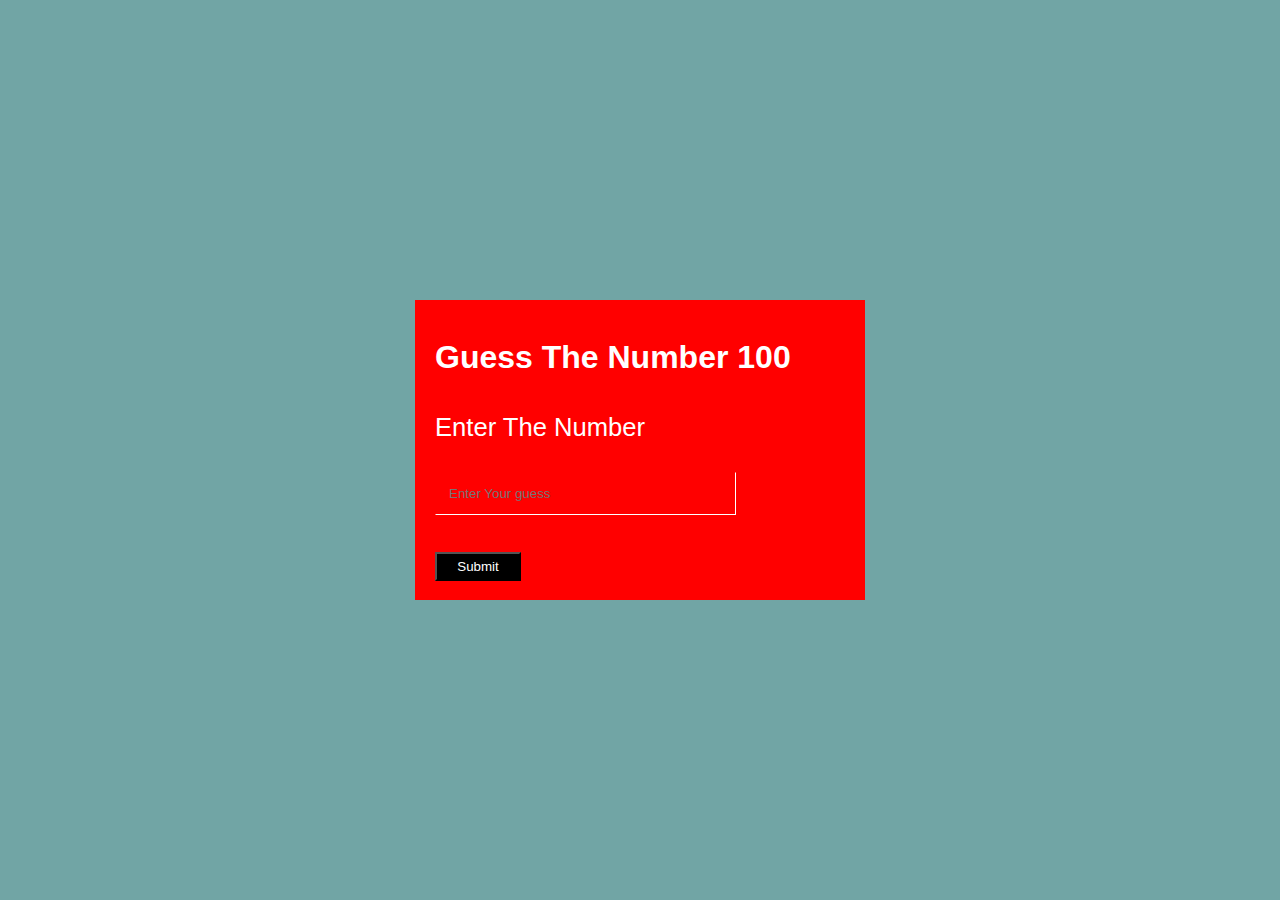
<file: guessTheNumberJS/index.html>
<!DOCTYPE html>
<html lang="en">
<head>
    <meta charset="UTF-8">
    <meta name="viewport" content="width=device-width, initial-scale=1.0">
    <title>Document</title>
    <link rel="stylesheet" href="styles.css">
</head>
<body>
    <main>
        <h1>Guess The Number 100</h1>
        <div>
            <p id="p">Enter The Number</p>
            <input type="text" name="input" id="input" placeholder="Enter Your guess">
        </div>
        <div id="div">
           <button id="my-btn">Submit</button> 
        </div> 
    </main>


    <script src="script.js"></script>
</body>
</html>
</file>
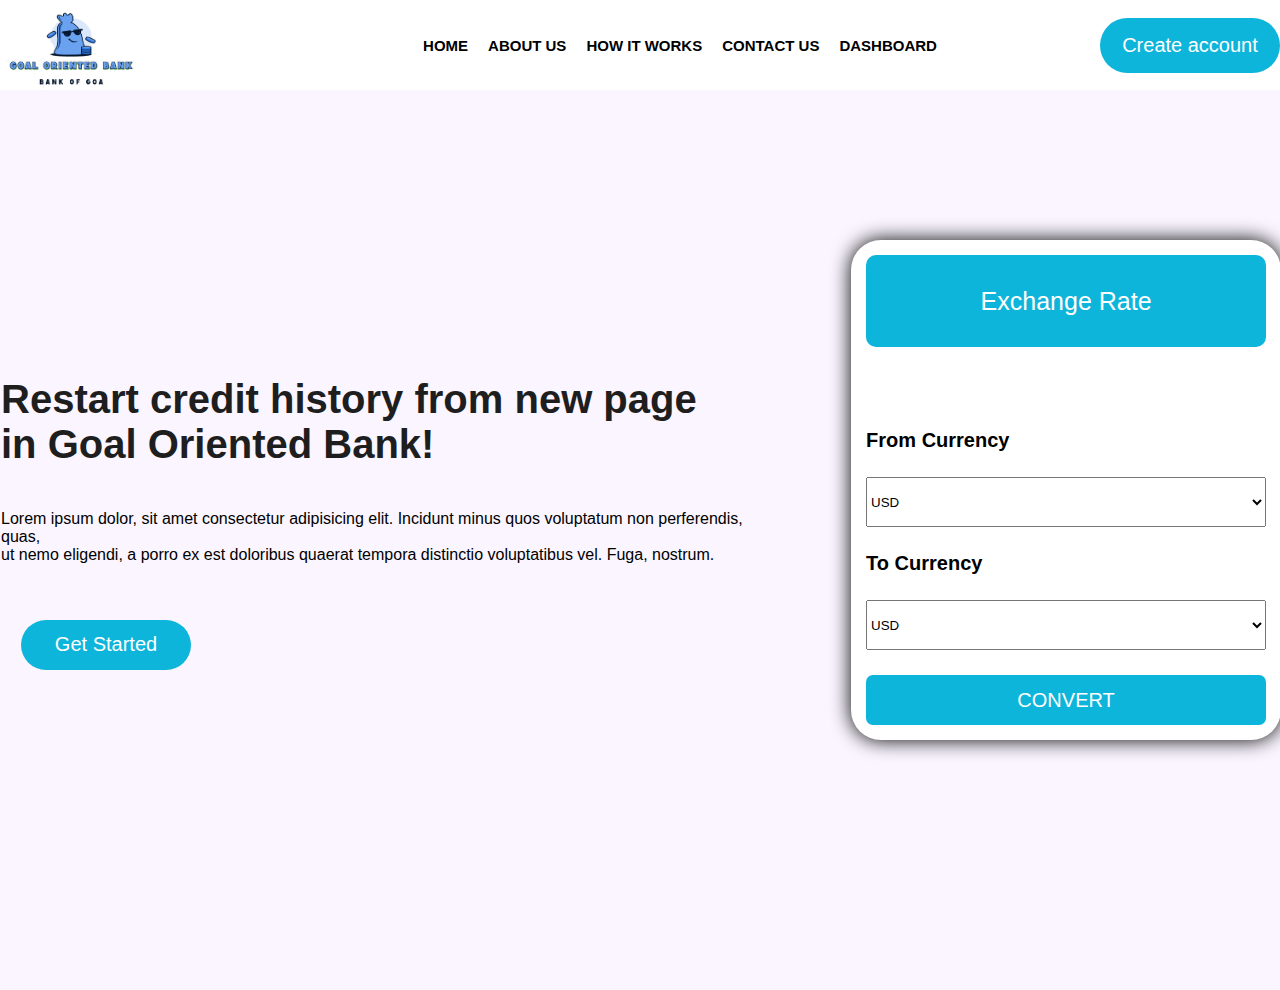
<file: Websites/index.16/index.html>
<!DOCTYPE html>
<html lang="en">
<head>
    <title>Document</title>
    <link rel="stylesheet" href="styles.css">
</head>
<body>
    <header>
        <img src="./bank.png">
        <nav>
            <a href="#">HOME</a>
            <a href="#">ABOUT US</a>
            <a href="#">HOW IT WORKS</a>
            <a href="#">CONTACT US</a>
            <a href="#">DASHBOARD</a>
         </nav>
       <a class="a1" href="./register.html" target="_blank"><button>Create account</button></a>
    </header>
    <main>
        <div class="maindiv">
            <div class="text">
                <h1>Restart credit history from new page<br> in Goal Oriented Bank!</h1>
                <p>Lorem ipsum dolor, sit amet consectetur adipisicing elit. Incidunt minus quos voluptatum non perferendis, quas,<br> ut nemo eligendi, a porro ex est doloribus quaerat tempora distinctio voluptatibus vel. Fuga, nostrum.</p>
               <div class="button">
                <button class="but">Get Started</button>
               </div>
            </div>
            <div class="valuta">
                <button class="but2">Exchange Rate</button>
                <p id="exchange-rate"></p>
                <form id="conversion-form">
                    <label for="bank1">From Currency</label>
                    <select class="bank1" id="from-currency">
                        <option value="usd">USD</option>
                        <option value="gel">GEL</option>
                        <option value="euro">EURO</option>
                    </select>
                    <label for="bank2">To Currency</label>
                    <select class="bank2" id="to-currency">
                        <option value="usd">USD</option>
                        <option value="gel">GEL</option>
                        <option value="euro">EURO</option>
                    </select>
                    <button type="submit" class="but3">CONVERT</button>
                </form>
            </div>
        </div>
    </main>
    <script src="script.js"></script>
</body>
</html>
</file>
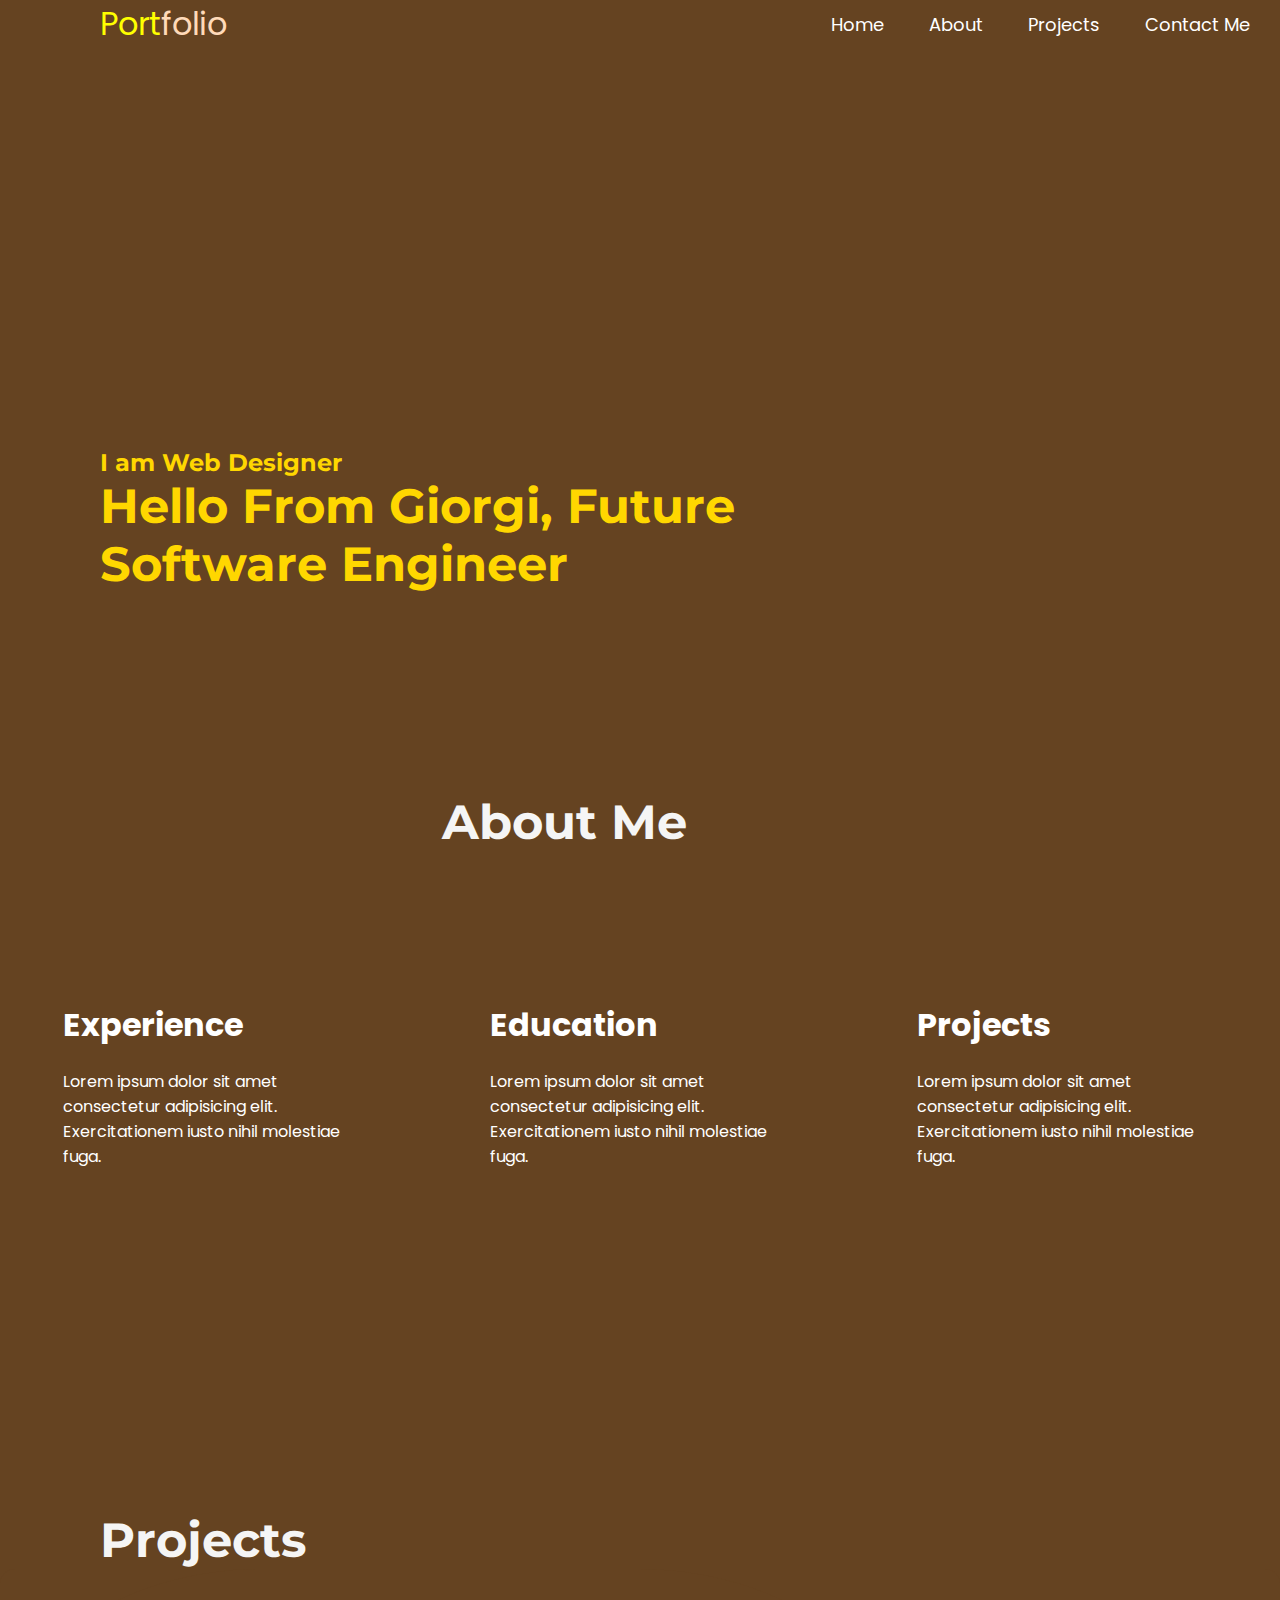
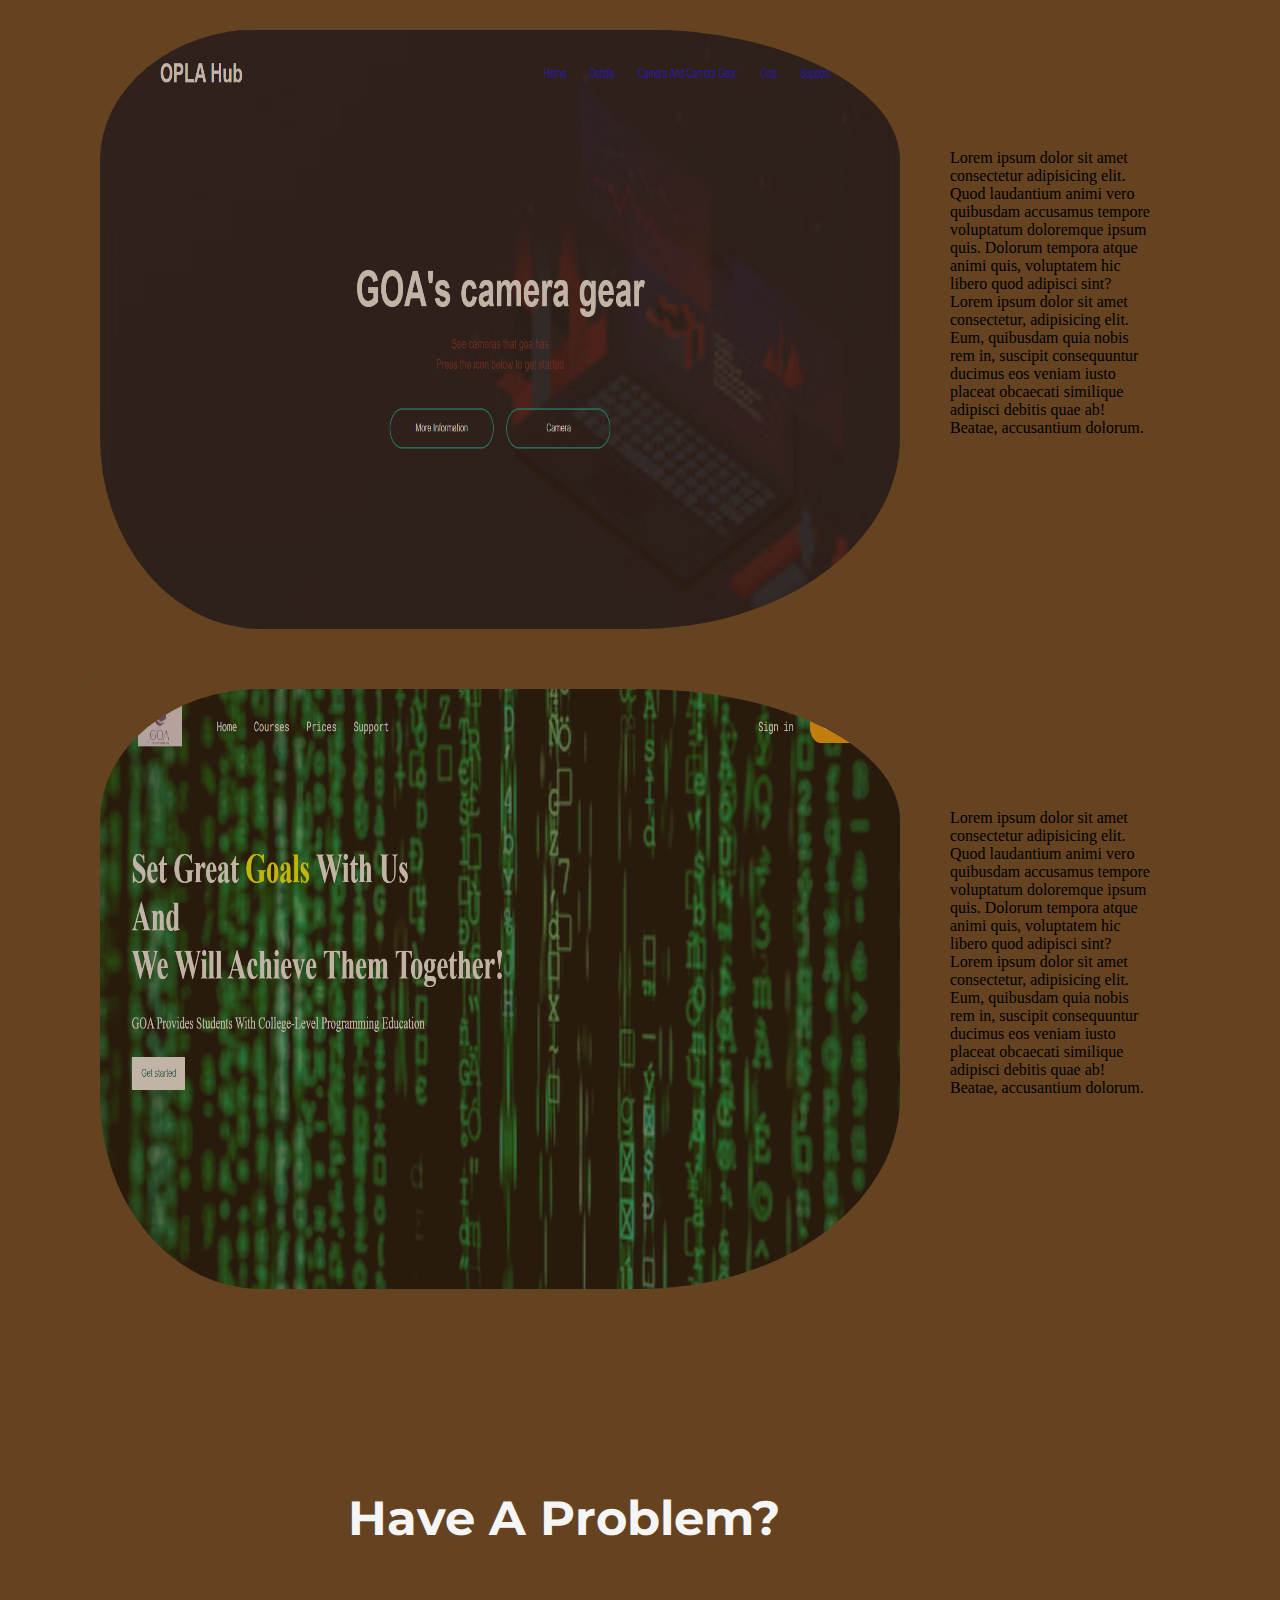
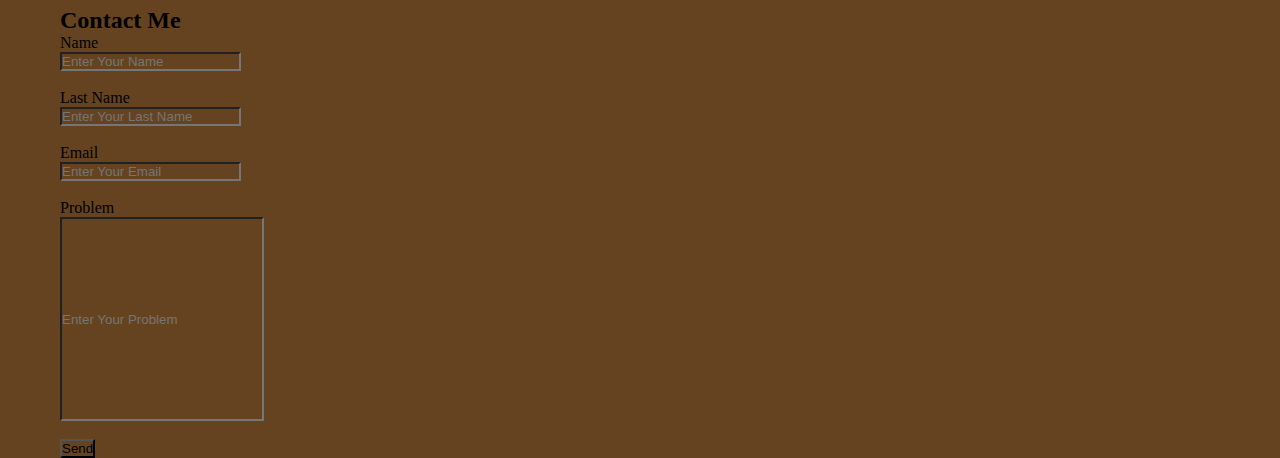
<file: Websites/index.3/index.html>
<!DOCTYPE html>
<html lang="en">
<head>
  <title>Portfolio</title>
  <link rel="stylesheet" href="style.css">
</head>
<body>
  <header class="head" id="Home">
    <nav class="navigation">
      <div class="fs">
        <a href="#portfolio" class="white_text"><span class="s1st">Port</span><span class="s2st">folio</span></a>
      </div>

      <div class="fe">
        <a href="#Home" class="white_text">Home</a>
        <a href="#About" class="white_text">About</a>
        <a href="#Projects" class="white_text">Projects</a>
        <a href="#Contact Me" class="white_text">Contact Me</a>
      </div>
      
    </nav>
     <div class="introduction">
        <h2>I am Web Designer</h2>
        <h1>Hello From Giorgi, Future Software Engineer</h1>
      </div>
  </header>

  <main class="main-content" id="About">
    <div class="about-me">
        <h1 class="title">About Me</h1>
    </div>

    <section class="flex-container">
        <div class="box">
            <h1 class="white_text">Experience</h1>
            <p class="white_text">Lorem ipsum dolor sit amet consectetur adipisicing elit. Exercitationem iusto nihil molestiae fuga.</p>
        </div>

        <div class="box">
            <h1 class="white_text">Education</h1>
            <p class="white_text">Lorem ipsum dolor sit amet consectetur adipisicing elit. Exercitationem iusto nihil molestiae fuga.</p>
        </div>

        <div class="box">
            <h1 class="white_text">Projects</h1>
            <p class="white_text">Lorem ipsum dolor sit amet consectetur adipisicing elit. Exercitationem iusto nihil molestiae fuga.</p>
        </div>
    </section>

    <section class="projects">
      <div class="projects-title" id="Projects">
        <h1 class="white_text title">Projects</h1>
      </div>

      <div class="first-website">
        <img src="./images/Screenshot 2023-12-28 170631.png" alt="Website/Project">
        <p>Lorem ipsum dolor sit amet consectetur adipisicing elit. Quod laudantium animi vero quibusdam accusamus tempore voluptatum doloremque ipsum quis. Dolorum tempora atque animi quis, voluptatem hic libero quod adipisci sint? Lorem ipsum dolor sit amet consectetur, adipisicing elit. Eum, quibusdam quia nobis rem in, suscipit consequuntur ducimus eos veniam iusto placeat obcaecati similique adipisci debitis quae ab! Beatae, accusantium dolorum.
        </p>
      </div>

      <div class="second-website">
        <img src="./images/Screenshot 2023-12-28 170716.png" alt="Website/Projects">
        <p>Lorem ipsum dolor sit amet consectetur adipisicing elit. Quod laudantium animi vero quibusdam accusamus tempore voluptatum doloremque ipsum quis. Dolorum tempora atque animi quis, voluptatem hic libero quod adipisci sint? Lorem ipsum dolor sit amet consectetur, adipisicing elit. Eum, quibusdam quia nobis rem in, suscipit consequuntur ducimus eos veniam iusto placeat obcaecati similique adipisci debitis quae ab! Beatae, accusantium dolorum.</p>
      </div>
    </section>

  <div class="contact-me" id="Contact Me">
    <h1 class="title">Have A Problem?</h1>
    <h3>Contact Me</h3>
  <form>
    <label for="name">Name</label>
    <br>
    <input type="text" id="name" placeholder="Enter Your Name" required>
    <br><br>
    <label for="last-name">Last Name</label>
    <br>
    <input type="text" id="last-name" placeholder="Enter Your Last Name" required>
    <br><br>
    <label for="email">Email</label>
    <br>
    <input type="email" id="email" placeholder="Enter Your Email" required>
    <br><br>
    <label for="message">Problem</label>
    <br>
    <input id="message" type="text" placeholder="Enter Your Problem" required size="30">
    <br><br>
    <Button id="sendbutton">Send</Button>

  </form>

  </div>


  </main>

</body>
</html>
</file>
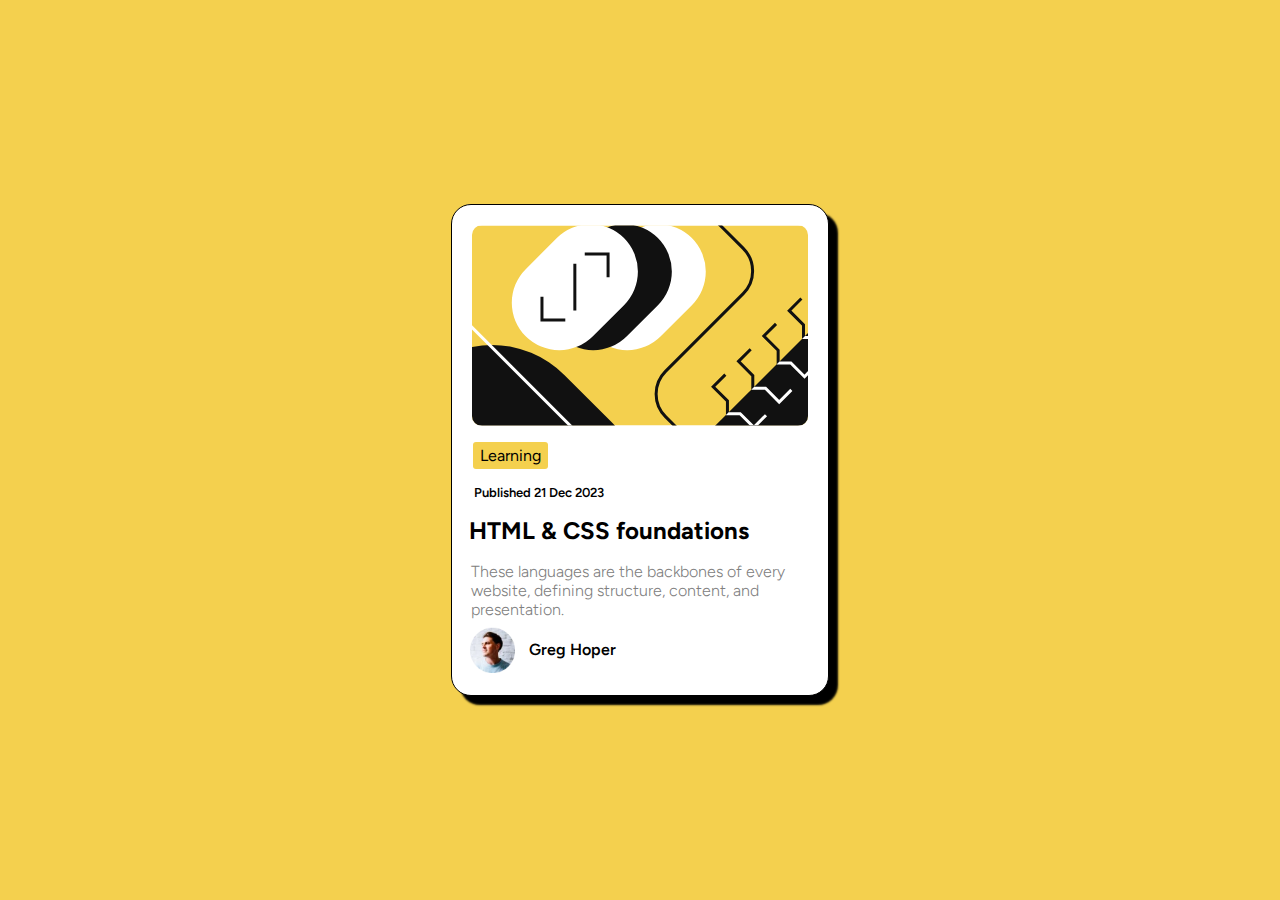
<file: Websites/index.4/index.html>
<!DOCTYPE html>
<html lang="en">
<head>
  <meta charset="UTF-8">
  <title>Centered Div with Header</title>
  <link rel="stylesheet" href="style.css"> <!-- Linking the CSS file -->
</head>
<body>
  <div class="wrapper">
    <div class="centered-div">
      <img src="./photos/illustration-article.svg" alt="photo">
      <p class="head">Learning</p>
      <p class="date">Published 21 Dec 2023</p>
      <h1 class="lowhead">HTML & CSS foundations</h1>
      <p class="maintext">These languages are the backbones of every website, defining structure, content, and presentation.</p>
      <div class="image-wrapper">
       <img src="./photos/image-avatar.webp" alt="photo" class="profile">
       <p class="author">Greg Hoper</p>
      </div>
    </div>
  </div>
</body>
</html>
</file>
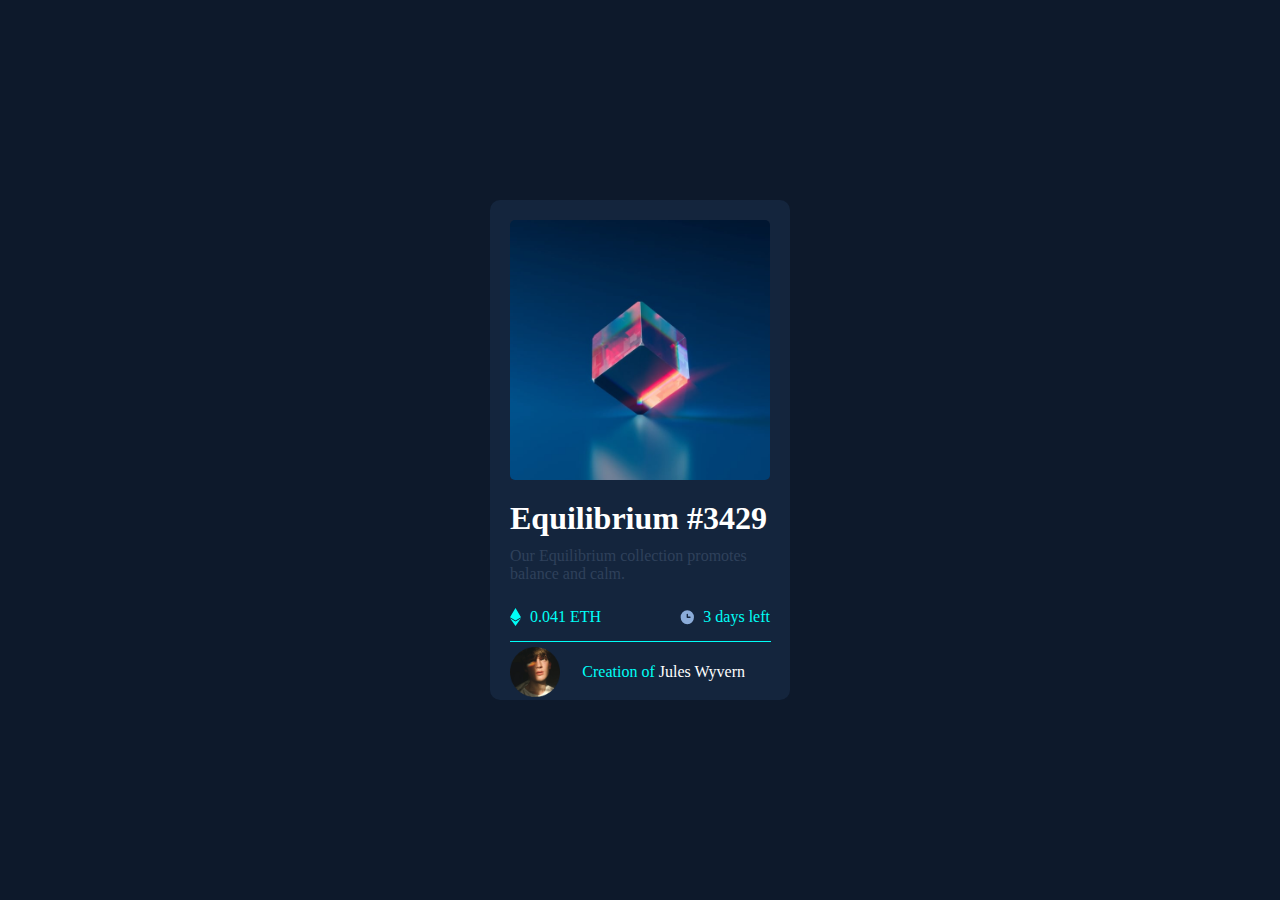
<file: Websites/nft-preview-card-component-main/index.html>
<!DOCTYPE html>
<html lang="en">

<head>
  <meta charset="UTF-8">
  <meta name="viewport" content="width=device-width, initial-scale=1.0">
  <!-- displays site properly based on user's device -->

  <link rel="icon" type="image/png" sizes="32x32" href="./images/favicon-32x32.png">

  <title>Frontend Mentor | NFT preview card component</title>

  <link rel="stylesheet" href="styles.css">
</head>

<body>
  <main class="container">
    <section class="main-section">
      <div class="image-container">
        <img src="images/image-equilibrium.jpg" class="main-image">
      </div>
      <div class="text-container">
        <h1 class="title">Equilibrium #3429</h1>
        <p class="description">Our Equilibrium collection promotes balance and calm.</p>
        <div class="m-info">
          <div class="info">
            <img src="images/icon-ethereum.svg" class="icon"><span class="eth">0.041 ETH</span>
          </div>
          <div class="info">
            <img src="images/icon-clock.svg" class="icon"><span>3 days left</span>
          </div>
        </div>
        <div class="line"></div>
        <div class="creator-info">
          <img src="images/image-avatar.png" class="avatar">
          <p class="creator-text">Creation of <span class="creator-name">Jules Wyvern</span></p>
        </div>
      </div>
    </section>
  </main>
</body>

</html>
</file>
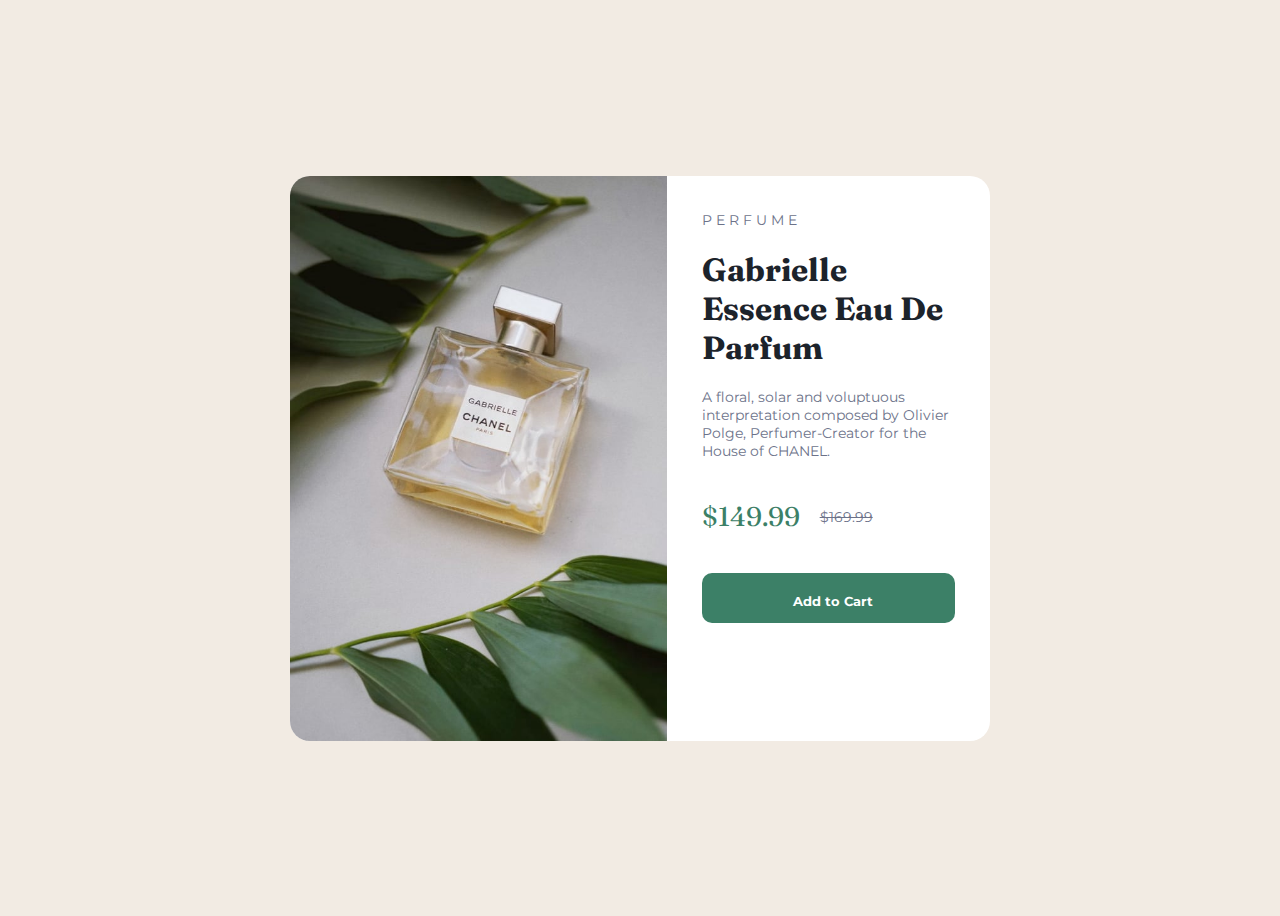
<file: Websites/product-preview-card-component-main/index.html>
<!DOCTYPE html>
<html lang="en">
<head>
  <meta charset="UTF-8">
  <link rel="stylesheet" href="styles.css">
  <meta name="viewport" content="width=device-width, initial-scale=1.0">
  <link rel="icon" type="image/png" sizes="32x32" href="./images/favicon-32x32.png">
  <title>Frontend Mentor | Product preview card component</title>
</head>
<body>
<main>

  <section>

    <img src="images/image-product-desktop.jpg">

    <div class="product">
      
      <span class="perfume">PERFUME</span>
      <h1>Gabrielle Essence Eau De Parfum</h1>
      <p>A floral, solar and voluptuous interpretation composed by Olivier Polge, Perfumer-Creator for the House of CHANEL.</p>

       <div class="prices">
          <span class="price1">$149.99</span>
          <span class="price2">$169.99</span>
        </div> 

      <button><i class="m-right"></i>Add to Cart</button>

    </div>

  </section>

</main>
</body>
</html>
</file>
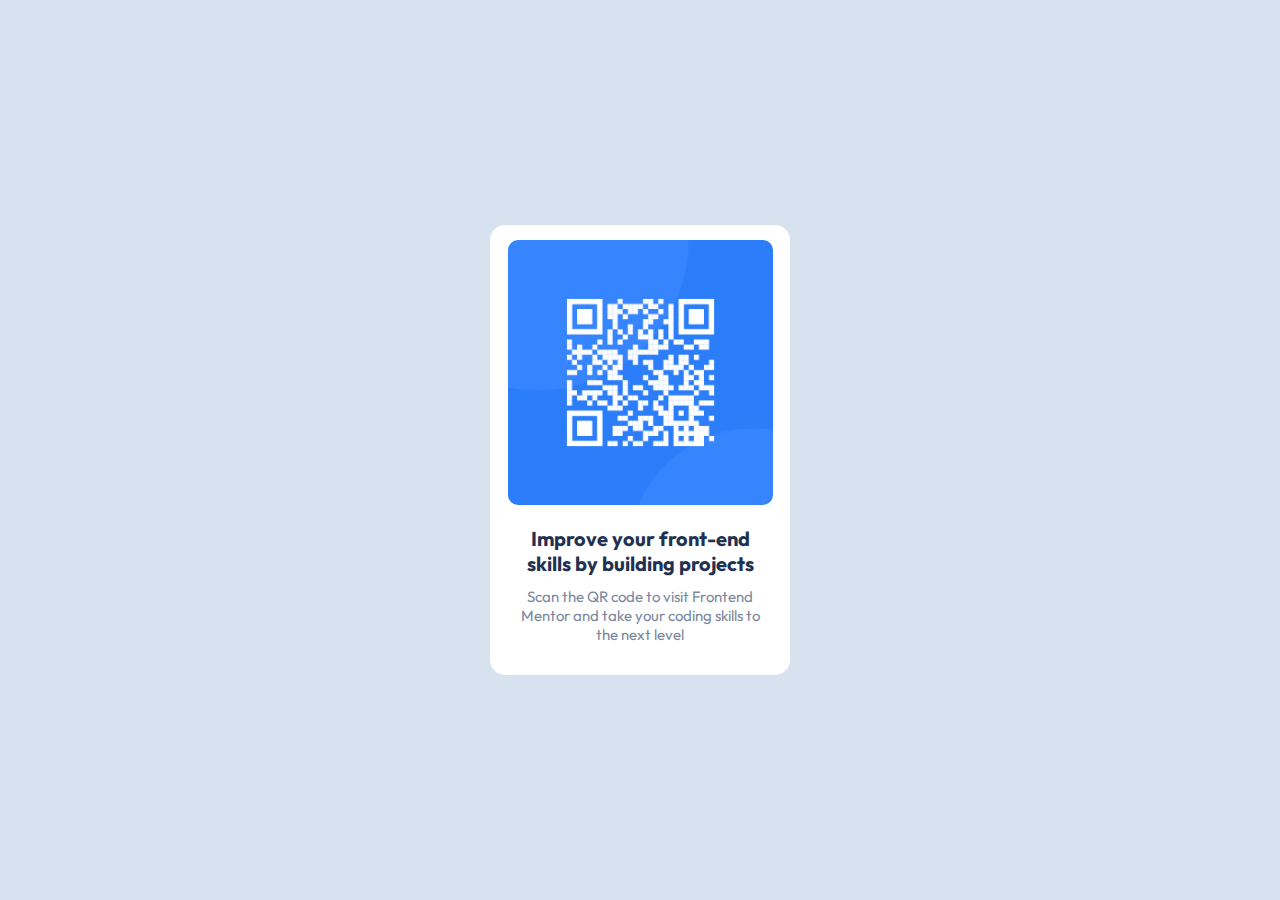
<file: Websites/qr-code-component-main/index.html>
<!DOCTYPE html>
<html lang="en">
<head>
  <meta charset="UTF-8">
  <meta name="viewport" content="width=device-width, initial-scale=1.0"> 
  <link rel="icon" type="image/png" sizes="32x32" href="./images/favicon-32x32.png">
  <title>Frontend Mentor | QR code component</title>
  <link rel="stylesheet" href="styles.css">
</head>
<body>
  <main>
    <div id="img-container">
      <img src="./images/image-qr-code.png" alt="">
    </div>
    <div id="text-container">
      <h1>Improve your front-end skills by building projects</h1>
      <p>Scan the QR code to visit Frontend Mentor and take your coding skills to the next level</p>
    </div>

  </main>
  
  
</body>
</html>
</file>
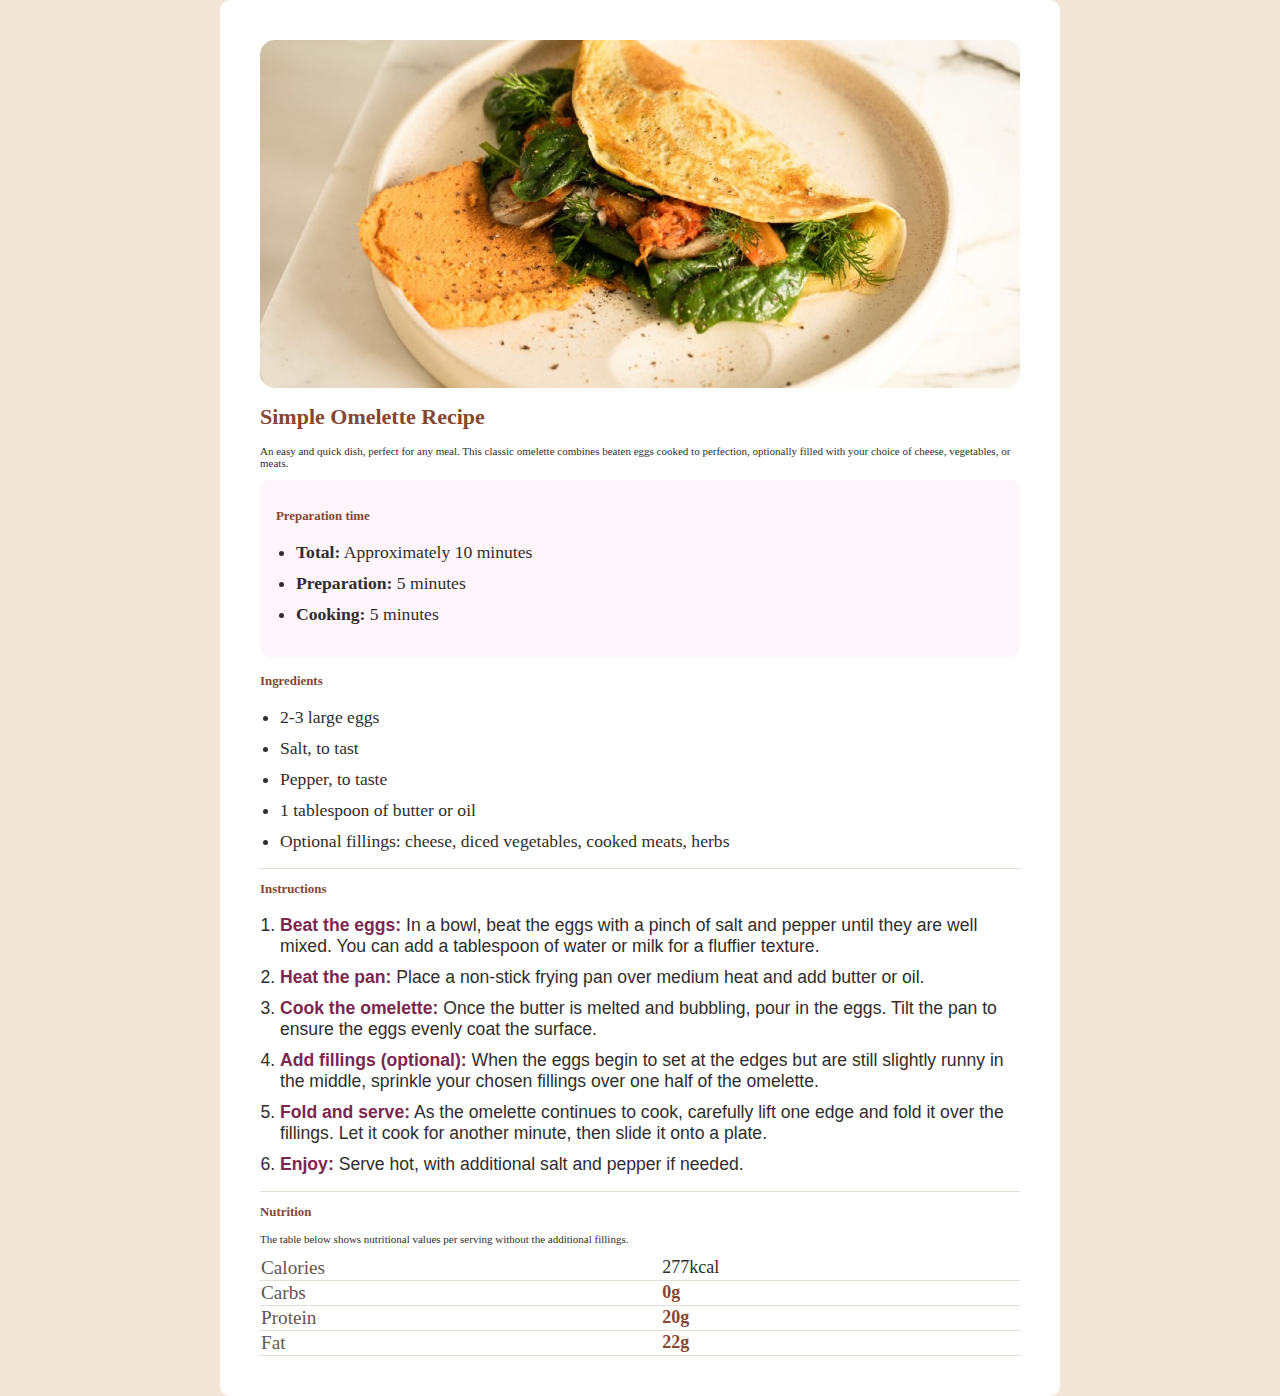
<file: Websites/recipe-page-main/index.html>
<!DOCTYPE html>
<html lang="en">
<head>
  <meta charset="UTF-8">
  <meta name="viewport" content="width=device-width, initial-scale=1.0"> 
  <link rel="icon" type="image/png" sizes="32x32" href="./assets/images/favicon-32x32.png">
  <link rel="stylesheet" href="styles.css">
  <title>Frontend Mentor | Recipe page</title>
  <style>
    .attribution { font-size: 11px; text-align: center; }
    .attribution a { color: hsl(228, 45%, 44%); }
  </style>
</head>
<body>

  <main class="container">
    <div class="space">
    <img src="./assets/images/image-omelette.jpeg" alt="omelette-pic">
    <h1>Simple Omelette Recipe</h1>
    <p class="desc">An easy and quick dish, perfect for any meal. This classic omelette combines beaten eggs cooked 
      to perfection, optionally filled with your choice of cheese, vegetables, or meats.</p>

      <!-- durations stuff here -->
      <div class="duration">
        <h3 class="preperation-time">Preparation time</h3>
        <ul class="duration-list">
          <li><b>Total:</b> Approximately 10 minutes</li>
          <li><b>Preparation:</b> 5 minutes</li>
          <li><b>Cooking:</b> 5 minutes</li>
        </ul>
      </div>

      <!-- ingredients go here -->
      <div class="ingredients-container">
        <h3 class="ingredients">Ingredients</h3>
        <ul id="list">
          <li>2-3 large eggs</li>
          <li>Salt, to tast</li>
          <li>Pepper, to taste</li>
          <li>1 tablespoon of butter or oil</li>
          <li>Optional fillings: cheese, diced vegetables, cooked meats, herbs</li>
        </ul>
      </div>
      
      <!-- here we have some instructions -->
      <div class="instructions">
        <h3>Instructions</h3>
        <ol >
          <!-- so many lists and spanssss -->
          <li><span class="span">Beat the eggs:</span> In a bowl, beat the eggs with a pinch of salt and pepper until they are well mixed. 
            You can add a tablespoon of water or milk for a fluffier texture.</li>

          <li><span class="span">Heat the pan:</span> Place a non-stick frying pan over medium heat and add butter or oil.</li>

          <li><span class="span">Cook the omelette:</span> Once the butter is melted and bubbling, pour in the eggs. Tilt the pan to ensure 
            the eggs evenly coat the surface.</li>

          <li><span class="span">Add fillings (optional):</span> When the eggs begin to set at the edges but are still slightly runny in the 
            middle, sprinkle your chosen fillings over one half of the omelette.</li>

          <li><span class="span">Fold and serve:</span> As the omelette continues to cook, carefully lift one edge and fold it over the 
            fillings. Let it cook for another minute, then slide it onto a plate.</li>

          <li><span class="span">Enjoy:</span> Serve hot, with additional salt and pepper if needed.</li>
        </ol>
      </div>

      <!-- nutrition TABLE  -->
      <div class="nutr">
        <h3>Nutrition</h3>
        <p class="nutritional-values">The table below shows nutritional values per serving without the additional fillings.</p>

        <table class="nutritions-table">
          <tbody>
            <tr class="list"> <!-- TABLE ROWS -->
              <td class="column-name">Calories</td> <!-- TABLE columns -->
              <td class="col-value">277kcal</td>    <!-- TABLE columns -->
            </tr>
            <tr class="list">
              <td class="column-name">Carbs</td>
              <td class="column-value">0g</td>
            </tr>
            <tr class="list">
              <td class="column-name">Protein</td>
              <td class="column-value">20g</td>
            </tr>
            <tr class="list">
              <td class="column-name">Fat</td>
              <td class="column-value">22g</td>
            </tr>
          </tbody>
        </table>
      </div>
    </div>
  </main>
</body>
</html>
</file>
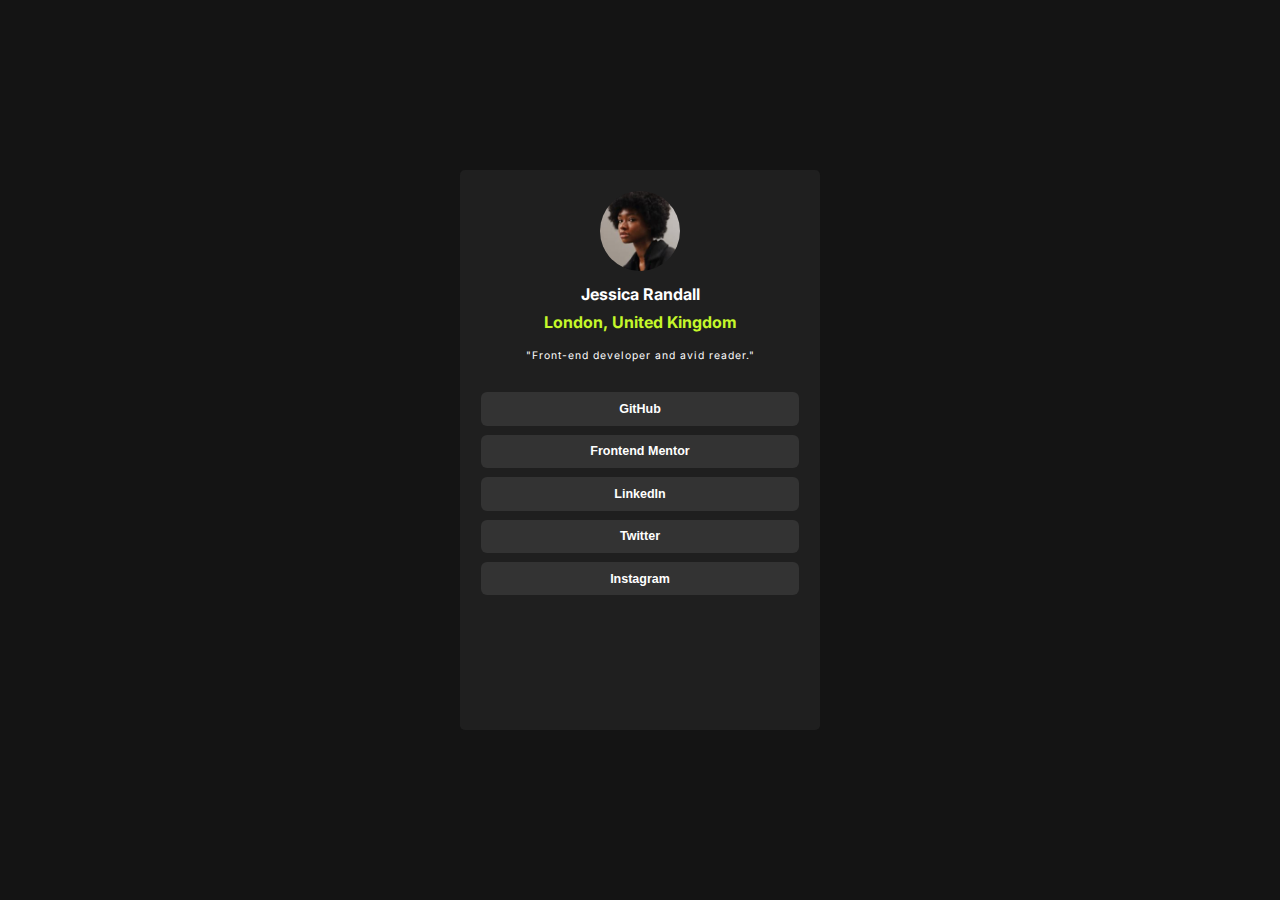
<file: Websites/social-links-profile-main/index.html>
<!DOCTYPE html>
<html lang="en">
  <head>
    <meta charset="UTF-8" />
    <meta name="viewport" content="width=device-width, initial-scale=1.0" />
    <link href="https://fonts.googleapis.com/css2?family=Inter:wght@400;600;700&display=swap" rel="stylesheet"/>
    <link rel="icon" type="image/png" sizes="32x32" href="./assets/images/favicon-32x32.png"/>
    <link rel="stylesheet" href="styles.css" />
    <title>Frontend Mentor | Social links profile</title>
  </head>
  <body>
    <div class="container">
      <div class="profile">
        <img src="./assets/images/avatar-jessica.jpeg" alt="avatar-jessica" />
        <h1 class="title">Jessica Randall</h1>
        <p class="location">London, United Kingdom</p>
        <p class="job">"Front-end developer and avid reader."</p>
      </div>
      <div class="buttons">
        <button class="btn">GitHub</button>
        <button class="btn">Frontend Mentor</button>
        <button class="btn">LinkedIn</button>
        <button class="btn">Twitter</button>
        <button class="btn">Instagram</button>
      </div>
    </div>
  </body>
</html>
</file>
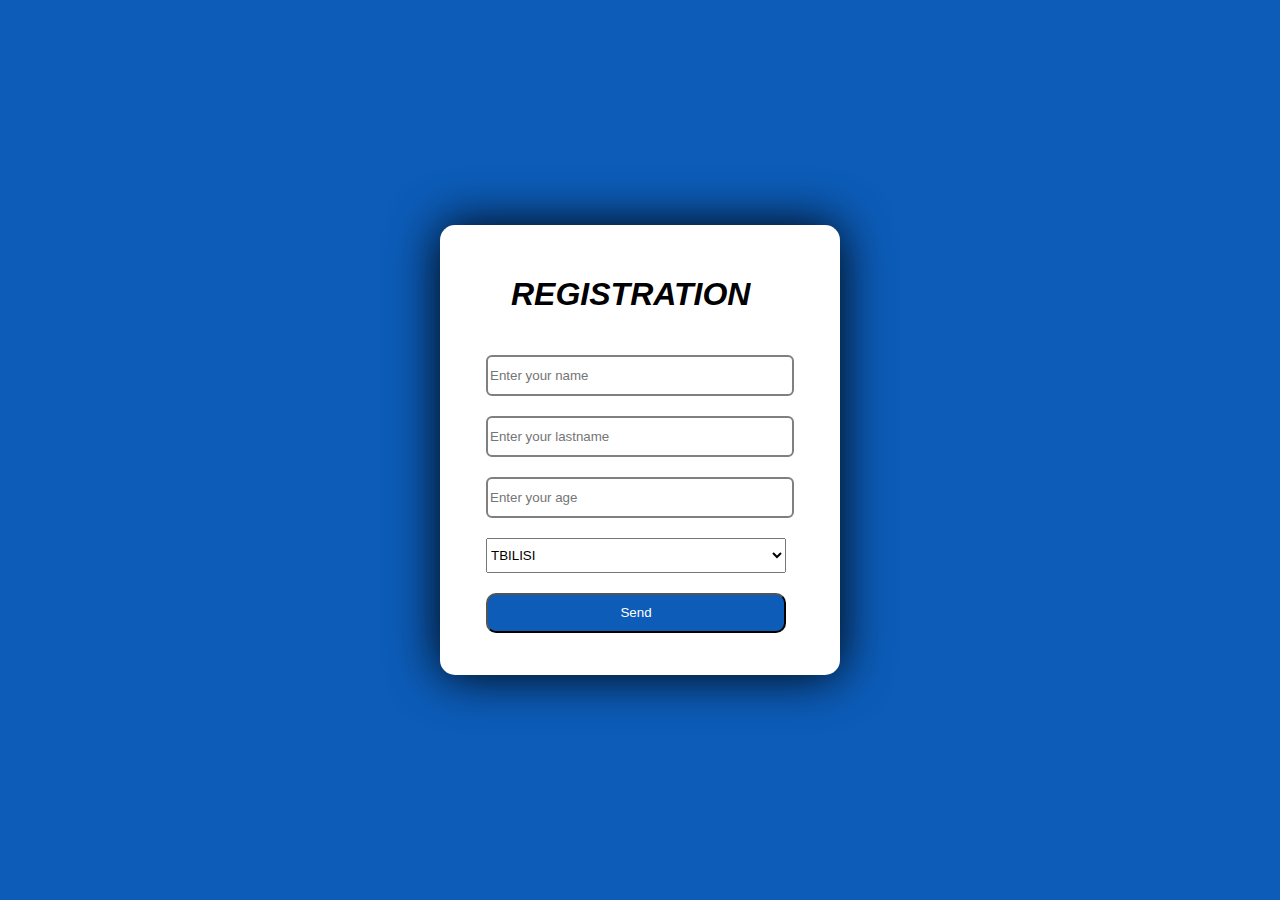
<file: Websites/index.16/register.html>
<!DOCTYPE html>
<html lang="en">
<head>
    <title>Document</title>
    <link rel="stylesheet" href="register.css">
</head>
<body>
    <div class="div">
        <form>
             <h1><i>REGISTRATION</i></h1>
                 <input class="name" typr="text" placeholder="Enter your name">
                 <input class="surname" typr="text" placeholder="Enter your lastname">
                <input class="age" typr="age" placeholder="Enter your age">
                <select class="select">
                     <option>TBILISI</option>
                     <option>QUTAISI</option>
                     <option>BATUMI</option>
                </select>
           <button type="submit"><a href=index.html>Send</a></button>
        </form>
    </div>
</body>
</html>
</file>
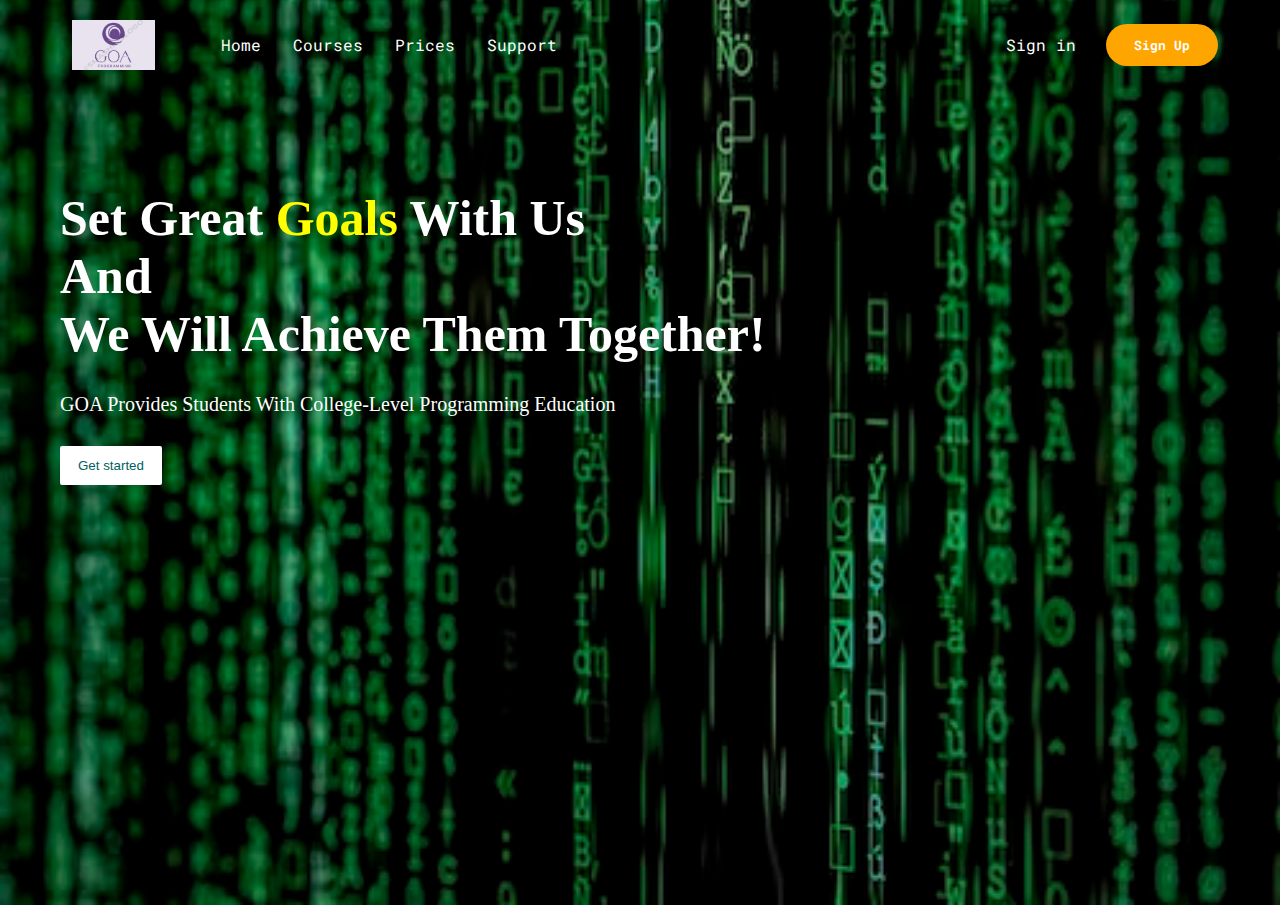
<file: Websites/index.2/forms.html>
<!DOCTYPE html>
<html lang="en">
<head>
  <link rel="stylesheet" href="style.css">
  <title>Website</title>
</head>
<body>
  <header class="big-black">

    <div class="flex">
      <img src="./images/logo_trial.png" alt="sites logo" style="margin-right: 50px;">
      <a href="#" class="text-white" style="margin: 16px;">Home</a>
      <a href="#" class="text-white" style="margin: 16px;">Courses</a>
      <a href="#" class="text-white" style="margin: 16px;">Prices</a>
      <a href="#" class="text-white" style="margin: 16px;">Support</a>
    </div>

    <div class="flex">
      <a href="#" class="text-white" style="margin-right: 30px;">Sign in</a>

      <button class="text-white" style="margin-right: 50px;"><a href="#">Sign Up</a></button>
    </div>
  </header>

  <main class="main">
    <section class="main-section">
      <div>
        <img src="./images/photo-1526374965328-7f61d4dc18c5.avif" alt="image lol">
      </div>
      <div class="main-text">
        <h1>Set Great <span>Goals</span> With Us <br>And<br> We Will Achieve Them Together!</h1>
        <p>GOA Provides Students With College-Level Programming Education</p>
        <button>Get started</button>
      </div>
    </section>
  </main>
</body>
</html>
</file>
<file: guessTheNumberJS/styles.css>
*{
    margin: 0;
    padding: 0;
    box-sizing: border-box;
    font-family: 'Franklin Gothic Medium', 'Arial Narrow', Arial, sans-serif;
}
body{
    height: 100vh;
    display: flex;
    justify-content: center;
    align-items: center;
    background-color: rgb(113, 165, 165);
}
main{
    height: 300px;
    width: 450px;
    background-color: red;
    display: flex;
    justify-content: space-around;
    flex-direction: column;
    color: white;
    padding: 20px 0 0 20px;
}
div{
    display: flex;
    justify-content: space-evenly;
    flex-direction: column;
    width: 70%;
    gap: 30px;

}
p{
    font-size: 1.6rem;
}
input{
    padding: 13px;
    border: 1px solid red;
    background-color: red;
    border-bottom-color: white;
    border-right-color: white;
}

#div{
    width: 20%;
}
button{
    padding: 5px;
    color: white;
    background-color: black;
}
</file>
<file: Websites/index.16/styles.css>
@import url('https://fonts.googleapis.com/css2?family=Roboto:ital,wght@0,100;0,300;0,400;0,500;0,700;0,900;1,100;1,300;1,400;1,500;1,700;1,900&display=swap');


body{
    background-color: rgb(250, 245, 255);
    padding: 0;
    margin: 0;
    
}

header{
  display: flex;
  justify-content:space-between;
  align-items: center;
  padding: 10px 0px; 
  width: 100%;
  height:70px;
  background-color: rgb(255, 255, 255);
  

}
 
header nav{
    display: flex;
    gap:20px;
}

header nav a{
    text-decoration: none;
    color: #000000;
    font-family: sans-serif;
    font-size:15px;
    position: relative;
    left:55px;
    transition: 0.5s;
    font-weight: bold;
}

header nav a:hover{
    color: #0DB5Db;
}


header img{
    width:150px;
    height:90px;
    /* border-radius: 50%; */
}

header button{
    background-color: #0DB5Db;
    width:180px;
    height:55px;
    border-radius: 30px;
    border-style:none;
    font-size:20px;
    display: flex;
    justify-content: center;
    align-items: center;
    color:white;
    font-family: sans-serif;
    transition: 0.5s;
    text-decoration: none;
    cursor: pointer;
}

header button:hover{
    background-color: #047189;
}
header button:active{
    background-color: #064a59;
}

.maindiv{
    width:100%;
    height:800px;
    display: flex;
    justify-content: center;
    align-items: center;
    flex-direction: row;
    padding: 0px 1px;
    gap:100px;

    
}
.text{
    display: flex;
    flex-direction: column;
    

}

.valuta{
    width:450px;
    height:470px;
    background-color: #ffffff;
    display: flex;
    flex-direction: column;
    align-items: center;
    padding: 15px 0px;
    border-radius: 30px;
    box-shadow: 0px 0px 20px black;
    

}


.text button{
    width:170px;
    height:50px;
    border-radius: 30px;
    border-style:none;
    font-size:20px;
    background-color: #0DB5Db;
    color:white;
    position: relative;
    left:20px;
    top:40px;
    transition: 0.5s;
   cursor: pointer;
}

.text button:hover{
    background-color: #047189;
}
.text button:active{
    background-color: #054655;
}

.text h1{
    color: rgb(30, 30, 30);
    font-size:40px;
    font-family: sans-serif;
}

.text p{
    font-family: sans-serif;
}

.valuta .but2{
    width:400px;
    height:100px;
    background-color:#0DB5Db ;
    border-radius: 10px;
    border-style: none;
    display: flex;
    justify-content: center;
    align-items: center;
    font-size:25px;
    color: white;
}


form{
    display: flex;
    flex-direction: column;
    gap:25px;
}


.but2{
    margin-bottom: 50px;
}

select{
    width:400px;
    height:50px;
}


main{
    height: 100vh;
    background-color: #FAF5FF;
}


form button{
    height: 50px;
    background-color: #0DB5Db;
    border-radius: 7px;
    border-style: none;
    color: white;
    font-size: 20px;
    cursor: pointer;
}

label{
    font-size: 20px;
    font-family: sans-serif;
    font-weight: 700;
}

form button:hover{
    background-color: #047189;
}
form button:active{
    background-color: #05414f;
}
.a1{
    text-decoration: none;
}


    
@media only screen and (max-width: 800px) {
    header{
      display: flex;
      flex-direction: column;
      align-items: center;
      padding: 20px 30px;
    }

    .div1{
        display: flex;
        flex-direction: column;
        align-items: center;
    }

    header nav{
        display: flex;
        gap:10px;
        justify-content: center;
    }
     
    .maindiv{
        display: flex;
        flex-direction: column;
        padding: 200px 0px;
        align-items: center;
    }

    .text{
        display: flex;
        flex-direction: column;
        align-items: center;
    }

    .valuta{
        height:600px;
    }
}
</file>
<file: Websites/index.3/style.css>
@import url('https://fonts.googleapis.com/css2?family=Montserrat:wght@600&family=Roboto+Mono&display=swap');
@import url('https://fonts.googleapis.com/css2?family=Poppins:wght@500&display=swap');
* {
    margin: 0;
    padding: 0;
    background-color: #654321;
}



.navigation {
    display: flex;
    align-items: center;
}

.navigation .fe {
    display: flex;
}
.fe{
    margin-left: auto;
}
.navigation .fe a {
    margin-left: 15px;
}

.white_text {
    color: white;
    font-family: Poppins;
}
.fs a{
    padding-left: 100px;
    font-size: xx-large;
    text-decoration: none;
}
.fe a{
    padding-right: 30px;
    font-size: large;
    text-decoration: none;
}
.s1st{
    color: #FFFF00;
}
.s2st{
    color: #FFDAB9;
}
.introduction{
    color: gold;
    padding-left: 100px;
    padding-top: 400px;
    font-family: Montserrat;
}
.introduction h1{
    font-size: xxx-large;
    max-width: 650px;
}
.title{
    text-align: center;
    margin-top: 200px;
    margin-right: 4cm;
    color: whitesmoke;
    font-size: xxx-large;
    font-family: Montserrat;
}
.flex-container{
    display: flex;
    justify-content: space-around;
    margin-top: 150px;
}
.box{
    width: 300px;
    height: 310px;
}
.box h1{
    padding-bottom: 20px;
}
.projects-title{
    display: flex;
}
.projects-title h1{
    display: flex;
    justify-content: space-around;
    margin-left: 100px;
}
.first-website {
    border-radius: 15px;
    display: flex;
}

img {
    width: 800px;
    height: 600px;
    padding-left: 100px;
    padding-top: 60px;
    display: flex; 
    border-radius: 29%;
    opacity: 0.6; 
}
.first-website p{
    padding-left: 50px;
    padding-top: 180px;
    width: 200px;
}
.second-website{
    display: flex;
}
.second-website p{
    padding-left: 50px;
    padding-top: 180px;
    width: 200px;
}
.contact-me{
    margin-top: 60px;
}
.contact-me h3{
    padding-top: 60px;
    font-size: x-large;
    padding-left: 60px;
}
.contact-me form{
    display: block;
    padding-left: 60px;
}
#message{
    width: 200px;
    height: 200px;
}
</file>
<file: Websites/index.4/style.css>
@import url('https://fonts.googleapis.com/css2?family=Figtree:wght@600&family=Poppins:wght@500&display=swap');
@import url('https://fonts.googleapis.com/css2?family=Figtree:wght@300&display=swap');

body, html {
    height: 100%;
    margin: 0;
    background-color: hsl(47, 88%, 63%);
    max-width: 1440px;
    font-family: Figtree;
}
  
.wrapper {
    display: flex;
    justify-content: center;
    align-items: center;
    height: 100%;
}
  
.centered-div {
    width: 376px;
    height: 470px;
    background-color: white;
    display: flex;
    flex-direction: column;
    align-items: center;
    border-radius: 20px;
    padding-top: 20px;
    border: 1px solid black;
    box-shadow: 9px 9px 2px rgba(0, 0, 0, 1);
}
.centered-div img{
    border-radius: 10px;
}
.head{
    background-color: hsl(47, 88%, 63%);
    position: relative;
    right: 130px;
    padding-top: 4px;
    padding-bottom: 4px;
    padding-left: 7px;
    padding-right: 7px;
    border-radius: 3px;
}
.date{
    margin: 0;
    position: relative;
    right: 101px;
    font-size: 13px;
    font-weight: 600;
}
.lowhead{
    font-size: 24px;
    position: relative;
    right: 31px;
}
.maintext{
    max-width: 320px;
    position: relative;
    right: 9px;
    bottom: 15px;
    font-size: 16px;
    font-weight: 300;
    margin-block-end: 0;
    color: hsl(0, 0%, 50%);
}
.image-wrapper {
    display: flex;
    align-items: center;
}
.image-wrapper img {
    position: relative;
    right: 104px;
    bottom: 10px;
    width: 45px;
}
.author {
    font-weight: 600;
    position: relative;
    bottom: 10px;
    right: 90px;
}
</file>
<file: Websites/nft-preview-card-component-main/styles.css>
*{
    padding: 0;
    margin: 0;
    box-sizing: border-box;
}
body{
    height: 100vh;
    width: 100%;
    background-color: hsl(217, 54%, 11%);
    display: flex;
    align-items: center;
    justify-content: center;
}
main{
    height: 500px;
    width: 300px;
    background-color: hsl(216, 50%, 16%);
    border-radius: 10px;
}
.image-container{
    display: flex;
    justify-content: center;
    align-items: center;
    height: 50%;
}
.main-image{
    width: 260px;
    margin: 20px;
    border-radius: 5px;
}
.title{
    color: white;
    margin-bottom: 10px;
    margin-left: 20px;
}
.description{
    margin-left: 20px;
    color: hsl(215, 32%, 27%);
}
.m-info{
    display: flex;
    justify-content: space-between;
    align-items: center;
    margin: 25px 20px 0 20px;
    color: hsl(178, 100%, 50%);
}
.info{
    display: flex;
    justify-content: space-between;
    width: 35%;
}
.line{
    margin-left: 20px;
    width: 87%;
    height: 1px;
    background-color: hsl(178, 100%, 50%);
    margin-top: 15px;
    margin-bottom: 5px;
}
.creator-info{
    display: flex;
    justify-content: space-between;
    align-items: center;
    width: 85%;
}
.avatar{
    width: 50px;
    margin-left: 20px;
}
.creator-info p{
   color:hsl(178, 100%, 50%);
}
.creator-name{
    color: white;
}
</file>
<file: Websites/product-preview-card-component-main/styles.css>
@import url('https://fonts.googleapis.com/css2?family=Fraunces:opsz,wght@9..144,700&family=Montserrat:wght@500;700&display=swap');

* {
    padding: 0;
    box-sizing: border-box;
}

body {
    background-color: hsl(30, 38%, 92%);
    height: 100vh;
    font-size: 14px;
    font-family: Montserrat;
    color: hsl(228, 12%, 48%);
}

h1 {
    color: hsl(212, 21%, 14%);
    font-family: "Fraunces";
    font-size: 32px;
}

main {
    display: flex;
    align-items: center;
    justify-content: center;
    height: 100vh;
}

section {
    background-color: hsl(0, 0%, 100%);
    display: flex;
    flex-direction: row;
    border-radius: 20px;
    width: 700px;
}

img {
    flex: 1 0 50%;
    object-fit: cover;
    border-top-left-radius: 20px;
    border-bottom-left-radius: 20px;
    background-image: url('images/image-product-desktop.jpg');
    background-size: cover;
    background-position: center;
    height: 565px;
}

.perfume {
    letter-spacing: 4px;
}

.product{
    padding: 35px;
}

.prices {
    display: flex;
    align-items: center;
    margin-top: 40px;
    margin-bottom: 40px;
}

.price1 {
    font-family: Fraunces;
    color:hsl(158, 36%, 37%);
    font-size: 27px;
    margin-right: 20px;
}

.price2 {
    text-decoration: line-through;
}

button {
    font-weight: 700;
    width: 100%;
    background-color: hsl(158, 36%, 37%);
    color: hsl(0, 0%, 100%);
    height: 50px;
    border-style: none;
    border-radius: 10px;
    padding: 20px;
    font-family: Montserrat;
}

.m-right {
    margin-right: 10px;
}
</file>
<file: Websites/qr-code-component-main/styles.css>
@import url('https://fonts.googleapis.com/css2?family=Outfit:wght@100..900&display=swap');
*{
    margin: 0;
    padding: 0;
    box-sizing: border-box;
}
body{
    display: flex;
    justify-content: center;
    align-items: center;
    height: 100vh;
    background-color: hsl(212, 45%, 89%);
}
main{
    width: 300px;
    height: 450px;
    background-color:  hsl(0, 0%, 100%);
    display: flex;
    justify-content: space-evenly;
    flex-direction: column;
    border-radius: 15px;

}
#img-container{
    width: 100%;
    display: flex;
    justify-content: center;
    align-items: center;
}

img{
    width: 265px;
    height: 265px;
    border-radius: 10px;
}
h1{
    font-size: 20px;
    font-family: Outfit;
    font-weight: 700;
    margin: 0 auto;
    width: 250px;
    text-align: center;
    color: hsl(218, 44%, 22%);
}

p{
    font-size: 15px;
    font-weight: 400;
    font-family: Outfit;
    margin: 0 auto;
    text-align: center;
    color: hsl(220, 15%, 55%);
    width: 250px;
}
#text-container{
    display: flex;
    justify-content: space-around;
    flex-direction: column;
    height: 130px;
    margin-bottom: 10px;
}
</file>
<file: Websites/recipe-page-main/styles.css>
body {
    font-family: 'Outfit', sans-serif;
    font-size: 11px;
    color:  hsl(24, 5%, 18%);
    background-color: hsl(30, 54%, 90%);
    margin: 0;
    padding: 0; 
}

.container {
    max-width: 800px;
    margin: 0 auto;
    padding: 20px;
    background-color: white;
    border-radius: 10px;
}

.space{
    padding: 20px;
}

img {
    width: 100%;
    height: auto;
    border-radius: 15px;
}

.duration{
    background-color: hsl(330, 100%, 98%);
    color: hsl(332, 51%, 32%);
    padding: 1rem;
    border-radius: 10px;
    margin-bottom: 1.6em;
}

.duration-list li{
    color: hsl(24, 5%, 18%);
}

.nutritions{
    font-size: 18px;
}

h1, .preparation-time, .ingredients, h3 {
    font-family: 'Young Serif';
    color: hsl(14, 45%, 36%);
}

.desc, .duration-list, .ingredients-container ul, .nutritional-values, .nutritions-table {
    font-family: 'Outfit';
}
.instructions,.nutr{
    border-top: 1px solid hsl(30, 18%, 87%);
}

li{
    font-size: 1.1rem;
}

ul, ol {
    padding-left: 20px;
}

li, .nutritional-table td {
    padding: 5px 0;
}
.span {
    font-weight: bold;
    color: hsl(332, 51%, 32%);
}  
.nutritions-table {
    width: 100%;
    border-collapse: collapse;
    font-size: 18px;
}

.nutritions-table td {
    border-bottom: 1px solid hsl(30, 18%, 87%);
}

.column-name{
    font-size: 1.2rem;
    color: hsl(30, 10%, 34%);
}

.column-value{
    color: hsl(14, 45%, 36%);
    font-weight: bold;
}
</file>
<file: Websites/social-links-profile-main/styles.css>
*{
    margin: 0;
    padding: 0;
    box-sizing: border-box;
  }
  :root {
    /* Primary */
  
    --Green: hsl(75, 94%, 57%);
  
    /* Neutral */
  
    --White: hsl(0, 0%, 100%);
    --Grey: hsl(0, 0%, 20%);
    --Dark-Grey: hsl(0, 0%, 12%);
    --Off-Black: hsl(0, 0%, 8%);
  }
  
  body {
    font-family: 'Inter', sans-serif;
    padding: 1.8rem 3rem;
    align-items: center;
    height: 100vh;
    display: flex;
    color: var(--White);
    justify-content: center;
    flex-direction: column;
    background-color: var(--Off-Black);
  }
  
  .container {
    background-color: var(--Dark-Grey);
    padding: 21px;
    margin: auto;
    width: 360px;
    height: 560px;
    border-radius: 0.3rem;
  }
  
  .profile {
    margin-bottom: 18px;
    display: flex;
    justify-content: center;
    align-items: center;
    flex-direction: column;
  }
  
  .profile img {
    width: 80px;
    height: 80px;
    margin-bottom: 0.8rem;
    border-radius: 50%; 
  }
  
  .title {
    font-size: 1rem;
    margin-bottom: 8px;
  }
  
  .location {
    color: var(--Green);
    font-size: 1rem;
    margin-bottom: 1.1rem;
    font-weight: bold;
  }
  
  .job {
    letter-spacing: 1px;
    font-size: 0.65rem;
    margin-bottom: 0.75rem;
    
  }
  
  .buttons {
    display: flex;
    flex-direction: column;
  }
  
  .btn {
    background-color: var(--Grey);
    color: var(--White);
    padding: 9.7px 14px;
    border: none;
    border-radius: 6px;
    margin-bottom: 9px;
    font-weight: bold;
    font-size: 12.5px;
  }
  .btn:hover {
    background-color: var(--Green);
    color: var(--Off-Black);
  }
</file>
<file: Websites/index.16/register.css>
body{
    background-color: #0c5cb8;
    padding: 0;
    margin: 0;
    width: 100%;
    height: 100vh;
    display: flex;
    justify-content: center;
    align-items: center;
  }
  
  .div{
    background-color: white;
    width:400px;
    height:450px;
    border-radius: 15px;
    display: flex;
    align-items: center;
    flex-direction: column;
    box-shadow: 0px 0px 50px rgb(0, 0, 0);
  }
  
  form{
    display: flex;
    flex-direction: column;
    gap:20px;
    justify-content: center;
    padding: 30px 0px
  }
  
  input{
    width:300px;
    height:35px;
    border-radius: 6px;
    border: 2px solid grey;
    color:grey;
  }
  
  label{
    color:white;
    font-family: sans-serif;
    font-size: 15px;
    color:black;
  }
  
  select{
    width:300px;
    height:35px;
    
  }
  
  button{
    width:300px;
    height:40px;
    border-radius: 10px;
    background-color: #0c5cb8;
    color: white;
    
  
  }
  
  h1{
    position: relative;
    left:25px;
    font-family: sans-serif;
  
  }
  
  button a{
    text-decoration: none;
    color:white;
  }
</file>
<file: Websites/index.2/style.css>
@import url('https://fonts.googleapis.com/css2?family=Goudy+Bookletter+1911&family=Inconsolata&display=swap');
@import url('https://fonts.googleapis.com/css2?family=Roboto+Mono&display=swap');
*{
    margin: 0;
}
.big-black{
    display: flex;
    width: 100%;
    justify-content: space-between;
    position: relative;
    z-index: 10;
}
.flex{
    display: flex;
    align-items: center;
    padding-left: 12px;
    padding-right: 12px;
    padding-top: 18px;
    padding-bottom: 18px;
}
.flex  img{
    height: 50px;
    padding-left: 60px;
}
.flex button{
    height: 20px;
    background-color: #FFA500;
    border: none;
    border-radius: 9999px;
    padding-right: 28px;
    padding-left: 28px;
    padding-bottom: 30px;
    padding-top: 12px;
}
.flex button a{
    color: white;
    text-decoration: none;
    font-family: Roboto Mono;
    font-weight: bold;
    letter-spacing: 6%;
}
.text-white{
    color: white;
}
.flex a{
    text-decoration: none;
    font-family: Roboto Mono;
}
.main-section img{
    width: 100%;
    position: absolute;
    top: -95px;
    height: 1000px;
}
.main-text{
    position: relative;
    z-index: 10;
    padding-left: 60px;
    padding-top: 100px;
}
.main-text h1{
    color: white;
    font-family: Goudy Bookletter 1911;
    font-size: 50px;

}
.main-text h1 span{
    color: yellow;
}
.main-text p{
    color: white;
    font-size: 20px;
    font-family: Goudy Bookletter 1911;
}
.main-text h1{
    margin-bottom: 30px;
}
.main-text p{
    margin-bottom: 30px;
}
.main-text button{
    border: none;
    background-color: white;
    color: rgb(0, 97, 97);
    border-radius: 2px;
    padding-right: 18px;
    padding-left: 18px;
    padding-bottom: 12px;
    padding-top: 12px;
}
</file>
